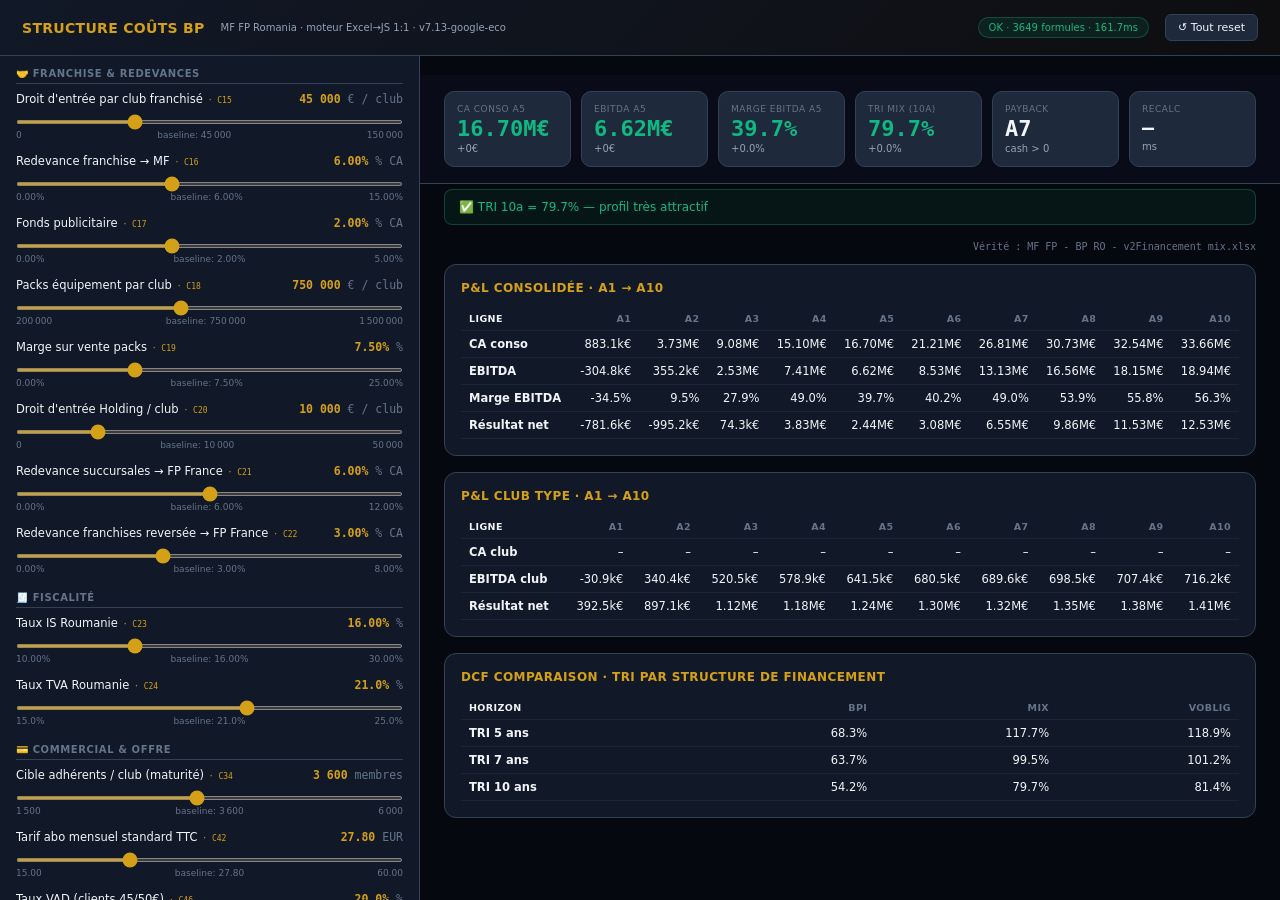
<file: structure-couts.html>
<!DOCTYPE html>
<html lang="fr">
<head>
<meta charset="utf-8">
<meta name="viewport" content="width=device-width, initial-scale=1">
<title>Structure coûts BP — Fitness Park Romania</title>
<style>
  :root {
    --bg: #06080f; --bg2: #0a0e1a; --card: #111827; --card2: #1e293b;
    --border: #334155; --border-hi: #475569;
    --white: #f1f5f9; --gray: #94a3b8; --gray2: #64748b;
    --accent: #d4a017; --accent-glow: rgba(212,160,23,.3);
    --green: #10b981; --red: #ef4444; --yellow: #eab308; --blue: #60a5fa; --purple: #a78bfa;
    --radius: 10px;
    --font: 'Inter', -apple-system, system-ui, sans-serif;
    --mono: 'JetBrains Mono', 'SF Mono', monospace;
  }
  * { box-sizing: border-box }
  html, body { height: 100%; margin: 0 }
  body {
    font-family: var(--font); background: var(--bg); color: var(--white);
    -webkit-font-smoothing: antialiased; overflow: hidden;
  }

  /* Layout : topbar (auto) + sidebar inputs / main content */
  .app { display: grid; grid-template-columns: 420px 1fr; grid-template-rows: auto 1fr; height: 100%; min-height: 0 }
  .app > .sidebar, .app > .main { min-height: 0 }
  @media (max-width: 900px) { .app { grid-template-columns: 1fr; grid-template-rows: auto auto 1fr } }

  /* HEADER / topbar */
  .topbar {
    grid-column: 1/-1;
    padding: 14px 22px; border-bottom: 1px solid var(--border);
    background: linear-gradient(135deg, var(--card) 0%, rgba(212,160,23,.04) 100%);
    display: flex; align-items: center; gap: 16px;
  }
  .topbar h1 { font-size: 14px; font-weight: 800; margin: 0; letter-spacing: .3px }
  .topbar .sub { font-size: 10px; color: var(--gray); }
  .topbar .spacer { flex: 1 }
  .topbar .status { font-size: 10px; color: var(--green); padding: 4px 10px; background: rgba(16,185,129,.1); border-radius: 12px; border: 1px solid rgba(16,185,129,.3); }
  .topbar .status.warn { color: var(--yellow); background: rgba(234,179,8,.1); border-color: rgba(234,179,8,.3) }
  .topbar .status.err { color: var(--red); background: rgba(239,68,68,.1); border-color: rgba(239,68,68,.3) }
  .topbar button { padding: 6px 12px; background: var(--card2); color: var(--white); border: 1px solid var(--border); border-radius: 6px; cursor: pointer; font-size: 11px; font-family: var(--font); }
  .topbar button:hover { border-color: var(--accent); }

  /* Sidebar inputs */
  .sidebar {
    background: var(--card); border-right: 1px solid var(--border);
    overflow-y: auto; padding: 12px 16px 80px;
  }
  .sidebar h2 {
    font-size: 10px; text-transform: uppercase; letter-spacing: .6px; color: var(--gray2);
    margin: 18px 0 8px; padding-bottom: 4px; border-bottom: 1px solid var(--border);
  }
  .sidebar h2:first-child { margin-top: 0 }

  .input-row { margin-bottom: 14px }
  .input-row .lbl {
    font-size: 11.5px; color: var(--white); font-weight: 500;
    display: flex; justify-content: space-between; align-items: center; margin-bottom: 3px;
  }
  .input-row .val {
    font-weight: 700; font-variant-numeric: tabular-nums; color: var(--accent);
    font-family: var(--mono); font-size: 11.5px;
  }
  .input-row .val.modified { color: var(--yellow); }
  .input-row input[type=range] {
    width: 100%; accent-color: var(--accent); margin: 0; height: 4px;
  }
  .input-row .meta {
    font-size: 9px; color: var(--gray2); display: flex; justify-content: space-between; margin-top: 2px;
  }
  .input-row .ref { color: var(--accent); font-family: var(--mono); font-size: 8px }
  .input-row.modified { border-left: 2px solid var(--yellow); padding-left: 8px; margin-left: -10px; }

  /* Main content */
  .main { overflow-y: auto; padding: 20px 24px 60px; }

  /* KPI panel sticky top */
  .kpi-panel {
    position: sticky; top: -1px; z-index: 10; margin: -20px -24px 24px; padding: 16px 24px;
    background: rgba(10,14,26,.92); backdrop-filter: blur(12px);
    border-bottom: 1px solid var(--border);
  }
  .kpi-grid { display: grid; grid-template-columns: repeat(6, 1fr); gap: 10px; }
  @media (max-width: 1200px) { .kpi-grid { grid-template-columns: repeat(3, 1fr); } }
  @media (max-width: 700px)  { .kpi-grid { grid-template-columns: repeat(2, 1fr); } }
  .kpi {
    background: var(--card2); border: 1px solid var(--border); border-radius: 10px; padding: 12px;
  }
  .kpi .k { font-size: 9px; text-transform: uppercase; letter-spacing: .5px; color: var(--gray2); }
  .kpi .v { font-size: 22px; font-weight: 900; line-height: 1.15; margin-top: 2px; font-family: var(--mono); }
  .kpi .delta { font-size: 10px; margin-top: 2px; color: var(--gray); font-variant-numeric: tabular-nums; }
  .kpi .v.ok { color: var(--green); }
  .kpi .v.warn { color: var(--yellow); }
  .kpi .v.err { color: var(--red); }
  .kpi .delta.up { color: var(--green); }
  .kpi .delta.down { color: var(--red); }

  /* Tables / sections */
  .section { background: var(--card); border: 1px solid var(--border); border-radius: 12px; padding: 16px; margin-bottom: 16px; }
  .section h3 { font-size: 12px; text-transform: uppercase; letter-spacing: .4px; color: var(--accent); margin: 0 0 12px }
  table { width: 100%; border-collapse: collapse; font-size: 11.5px; }
  table th, table td { padding: 6px 8px; text-align: right; border-bottom: 1px solid rgba(71,85,115,.2); font-variant-numeric: tabular-nums; }
  table th { color: var(--gray2); text-transform: uppercase; font-size: 9.5px; letter-spacing: .4px; font-weight: 700; text-align: right; }
  table td:first-child, table th:first-child { text-align: left; color: var(--white); font-weight: 600; }
  table tr:hover td { background: rgba(212,160,23,.04); }
  .delta-cell { font-size: 9.5px; color: var(--gray2); display: block; }
  .delta-cell.up { color: var(--green) }
  .delta-cell.down { color: var(--red) }

  /* Alerts */
  .alerts { margin-bottom: 16px }
  .alert { padding: 10px 14px; border-radius: 8px; margin-bottom: 8px; font-size: 12px; display: flex; align-items: center; gap: 10px; }
  .alert.warn { background: rgba(234,179,8,.08); border: 1px solid rgba(234,179,8,.3); color: var(--yellow); }
  .alert.critical { background: rgba(239,68,68,.1); border: 1px solid rgba(239,68,68,.35); color: var(--red); }
  .alert.ok { background: rgba(16,185,129,.08); border: 1px solid rgba(16,185,129,.3); color: var(--green); }

  /* Toast reset */
  .toolbar { margin-bottom: 12px; display: flex; gap: 8px; flex-wrap: wrap; }
  .toolbar button { padding: 6px 14px; background: var(--card2); color: var(--white); border: 1px solid var(--border); border-radius: 6px; cursor: pointer; font-size: 11px; }
  .toolbar button:hover { border-color: var(--accent) }
  .toolbar button.primary { background: var(--accent); color: var(--bg); border-color: var(--accent); font-weight: 700 }
  .toolbar .version { margin-left: auto; color: var(--gray2); font-size: 10px; font-family: var(--mono); align-self: center; }

  /* Loading */
  .loading { padding: 40px; text-align: center; color: var(--gray) }
  .spinner { width: 28px; height: 28px; margin: 0 auto 12px; border: 3px solid var(--border); border-top-color: var(--accent); border-radius: 50%; animation: spin .8s linear infinite; }
  @keyframes spin { to { transform: rotate(360deg) } }
</style>
</head>
<body>

<div class="app" id="app">
  <div class="topbar">
    <h1 style="color:var(--accent)">STRUCTURE COÛTS BP</h1>
    <span class="sub">MF FP Romania · moteur Excel→JS 1:1 · <span id="modelVersion">v6.63</span></span>
    <span class="spacer"></span>
    <span class="status" id="engineStatus">Chargement…</span>
    <button onclick="resetAll()">↺ Tout reset</button>
  </div>

  <aside class="sidebar" id="sidebar">
    <div class="loading"><div class="spinner"></div>Chargement inputs…</div>
  </aside>

  <main class="main">
    <div class="kpi-panel">
      <div class="kpi-grid">
        <div class="kpi"><div class="k">CA conso A5</div><div class="v" id="kpi_ca5">–</div><div class="delta" id="dlt_ca5">base</div></div>
        <div class="kpi"><div class="k">EBITDA A5</div><div class="v" id="kpi_ebitda5">–</div><div class="delta" id="dlt_ebitda5">–</div></div>
        <div class="kpi"><div class="k">Marge EBITDA A5</div><div class="v" id="kpi_margin5">–</div><div class="delta" id="dlt_margin5">–</div></div>
        <div class="kpi"><div class="k">TRI Mix (10a)</div><div class="v" id="kpi_tri">–</div><div class="delta" id="dlt_tri">–</div></div>
        <div class="kpi"><div class="k">Payback</div><div class="v" id="kpi_payback">–</div><div class="delta" id="dlt_payback">–</div></div>
        <div class="kpi"><div class="k">Recalc</div><div class="v" id="kpi_recalc" style="font-size:20px">–</div><div class="delta">ms</div></div>
      </div>
    </div>

    <div class="alerts" id="alerts"></div>

    <div class="toolbar">
      <span class="version">Vérité : MF FP - BP RO - v2Financement mix.xlsx</span>
    </div>

    <!-- P&L CONSO annuelle -->
    <div class="section">
      <h3>P&L consolidée · A1 → A10</h3>
      <div id="tablePLConso">–</div>
    </div>

    <!-- P&L Club type -->
    <div class="section">
      <h3>P&L club type · A1 → A10</h3>
      <div id="tablePLClub">–</div>
    </div>

    <!-- DCF comparaison -->
    <div class="section">
      <h3>DCF comparaison · TRI par structure de financement</h3>
      <div id="tableDCF">–</div>
    </div>

  </main>
</div>

<script src="src/bp/engine.js"></script>
<script src="src/bp/bp_inputs.js"></script>
<script src="config.js"></script>
<script>
// =======================================================================
// BP EDITOR — structure-couts.html
// =======================================================================
// Charge le IR source, instancie un modèle BPEngine, laisse l'utilisateur
// modifier les 41 inputs de HYPOTHESES, et recalcule en live tous les KPIs.
// =======================================================================

let model = null;
let baselineValues = null;  // snapshot valeurs avant toute modif
let currentOverrides = {};   // {C15: 50000, ...}
let recalcTimer = null;

async function boot() {
  try {
    const ir = await fetch('src/bp/bp_ir.json?v=' + Date.now()).then(r => r.json());
    model = new window.BPEngine.Model(ir);
    const t0 = performance.now();
    model.evaluateAll();
    const ms = (performance.now() - t0).toFixed(1);
    document.getElementById('engineStatus').textContent = `OK · ${ir.stats.total_formulas} formules · ${ms}ms`;
    document.getElementById('modelVersion').textContent = (typeof MODEL_VERSION !== 'undefined') ? MODEL_VERSION : '—';
    baselineValues = snapshotKPIs();
    buildSidebar();
    renderAll();
  } catch (e) {
    console.error(e);
    document.getElementById('engineStatus').textContent = 'ERROR : ' + e.message;
    document.getElementById('engineStatus').className = 'status err';
  }
}

function fmtValue(input, value) {
  if (value === null || value === undefined) return '—';
  if (input.type === 'pct') return (value * 100).toFixed(input.step < 0.01 ? 2 : 1) + '%';
  if (input.type === 'eur') {
    if (Math.abs(value) >= 1000) return new Intl.NumberFormat('fr-FR').format(Math.round(value));
    return value.toFixed(input.step < 1 ? 2 : 0);
  }
  if (input.type === 'nb') return new Intl.NumberFormat('fr-FR').format(Math.round(value));
  return String(value);
}

function buildSidebar() {
  const sb = document.getElementById('sidebar');
  sb.innerHTML = '';
  const groups = {};
  for (const inp of window.BPInputs.list) (groups[inp.group] = groups[inp.group] || []).push(inp);
  for (const [gname, items] of Object.entries(groups)) {
    const h = document.createElement('h2'); h.textContent = gname; sb.appendChild(h);
    for (const inp of items) {
      const cur = currentOverrides[inp.coord] ?? inp.baseline;
      const row = document.createElement('div');
      row.className = 'input-row';
      row.dataset.coord = inp.coord;
      row.innerHTML = `
        <div class="lbl">
          <span>${inp.label}<span class="ref"> · ${inp.coord}</span></span>
          <span class="val" data-val>${fmtValue(inp, cur)} <span style="color:var(--gray2);font-weight:400">${inp.unit}</span></span>
        </div>
        <input type="range" min="${inp.min}" max="${inp.max}" step="${inp.step}" value="${cur}" data-coord="${inp.coord}">
        <div class="meta"><span>${fmtValue(inp, inp.min)}</span><span>baseline: ${fmtValue(inp, inp.baseline)}</span><span>${fmtValue(inp, inp.max)}</span></div>
      `;
      const range = row.querySelector('input[type=range]');
      range.addEventListener('input', e => onSliderInput(inp, e.target.value, row));
      sb.appendChild(row);
    }
  }
}

function onSliderInput(input, rawVal, row) {
  const v = (input.type === 'nb') ? parseInt(rawVal, 10) : parseFloat(rawVal);
  if (v === input.baseline) {
    delete currentOverrides[input.coord];
    row.classList.remove('modified');
    row.querySelector('[data-val]').classList.remove('modified');
  } else {
    currentOverrides[input.coord] = v;
    row.classList.add('modified');
    row.querySelector('[data-val]').classList.add('modified');
  }
  row.querySelector('[data-val]').innerHTML = `${fmtValue(input, v)} <span style="color:var(--gray2);font-weight:400">${input.unit}</span>`;
  scheduleRecalc();
}

function scheduleRecalc() {
  clearTimeout(recalcTimer);
  recalcTimer = setTimeout(recalcNow, 120);
}

function recalcNow() {
  // Apply overrides to model.values BEFORE re-evaluate
  for (const [coord, v] of Object.entries(currentOverrides)) {
    const key = 'HYPOTHESES!' + coord;
    model.values[key] = v;
  }
  const t0 = performance.now();
  // Re-evaluate in topo order (keeps formulas intact, just reads new input values)
  for (const k of model.order) {
    const entry = model.formulas[k];
    if (entry.parseError) continue;
    const ctx = { sheet: entry.sheet, get: (sh, coord) => {
      const kk = sh + '!' + coord.replace(/\$/g,'').toUpperCase();
      return (kk in model.values) ? model.values[kk] : 0;
    }};
    try {
      model.values[k] = window.BPEngine.evaluate(entry.ast, ctx);
    } catch (e) {
      model.values[k] = e;
    }
  }
  const ms = performance.now() - t0;
  document.getElementById('kpi_recalc').textContent = ms.toFixed(1);
  renderAll();
}

function getVal(sheet, coord) {
  const v = model.values[sheet + '!' + coord];
  if (v instanceof Error) return null;
  return v;
}

function snapshotKPIs() {
  return {
    ca5: getVal('PL_CONSO', 'H7'),   // placeholder — on ajustera si besoin
    ebitda5: 0, tri: 0, payback: 0,
  };
}

// --- KPI extraction ---
// On lit les cellules strict du fichier v2Financement mix. Références vérifiées
// via audit manuel EXEC_SUMMARY + PL_CONSO :
//   PL_CONSO: row 7 = Total ouvertures, ca/ebitda/net par an en lignes plus bas
//   EXEC_SUMMARY: résumés CA/EBITDA/Net/Marge

function extractKPIs() {
  // EXEC_SUMMARY block "PL CLUB TYPE" — déjà agrégé (lignes 22-30 pour club, 34+ pour MF)
  // EXEC_SUMMARY!D22 = CA club A1, E22 = A2, ..., M22 = A10
  // EXEC_SUMMARY!D26 = EBITDA club A1
  // Pour le conso : on le tire de PL_CONSO directement (C7:M7 = ouvertures)
  // Les lignes PL_CONSO CA/EBITDA/NET sont à découvrir dynamiquement
  const plcElems = findPLConsoRows();
  const plc = {
    ca:  plcElems.ca,
    ebitda: plcElems.ebitda,
    ebitdaMargin: plcElems.ebitdaMargin,
    netResult: plcElems.netResult,
    netCashCumul: plcElems.netCashCumul,
  };
  // DCF TRI Mix = 02_DCF_Mix!I121 (horizon 10 ans — v_excel baseline 0.80)
  // v7.10 — FIX audit : DCF_COMPARAISON colonne D = Scénario B Mixte,
  // colonne E = Scénario C Voblig pur (bp_ir.json D5/E5). L'ancien code
  // lisait E42/E28 → le KPI « TRI Mix » affichait le TRI du scénario Voblig.
  const tri10 = getVal('DCF_COMPARAISON', 'D42');
  const tri5  = getVal('DCF_COMPARAISON', 'D28');
  // Payback MF = EXEC_SUMMARY à trouver — prenons le cumulatif cash positif
  return { plc, tri10, tri5 };
}

function findPLConsoRows() {
  // Heuristique : on cherche dans PL_CONSO les labels connus en col A
  const cells = model.ir.sheets.PL_CONSO.cells;
  const labelMap = {};  // label lowercase → row
  for (const [coord, c] of Object.entries(cells)) {
    if (c.t !== 's' || !coord.startsWith('A')) continue;
    const row = parseInt(coord.slice(1), 10);
    labelMap[(c.v || '').toString().toLowerCase().trim()] = row;
  }
  // v6.63 : patterns par ordre de priorité — on parcourt pattern par pattern
  // et on retient le premier label qui matche. Evite que "ca conso" matche A19
  // "2. CA CONSOLIDE" (header de section) au lieu de A23 "TOTAL CA CONSOLIDE".
  const findRow = patterns => {
    for (const p of patterns) {
      const needle = p.toLowerCase();
      for (const [lbl, row] of Object.entries(labelMap)) {
        if (lbl.includes(needle)) return row;
      }
    }
    return null;
  };
  // Columns A1..A10 = C..M (PL_CONSO layout)
  const cols = ['D','E','F','G','H','I','J','K','L','M']; // A1..A10
  const build = row => {
    if (!row) return { perYear: Array(10).fill(null), a5: null };
    const perYear = cols.map(c => getVal('PL_CONSO', c + row));
    return { row, perYear, a5: perYear[4] };
  };
  return {
    ca: build(findRow(['total ca consolide', 'ca conso'])),
    ebitda: build(findRow(['ebitda consolide', 'ebitda conso'])),
    ebitdaMargin: build(findRow(['marge ebitda / ca conso', 'marge ebitda'])),
    netResult: build(findRow(['resultat net consolide', 'resultat net conso'])),
    netCashCumul: build(findRow(['net cash flow cumule'])),
  };
}

function renderAll() {
  const kpis = extractKPIs();
  const plc = kpis.plc;

  // KPI panel
  setKPI('kpi_ca5', 'dlt_ca5', plc.ca.a5, baselineValues._baseCa5, fmtMoney, { unit: 'EUR' });
  setKPI('kpi_ebitda5', 'dlt_ebitda5', plc.ebitda.a5, baselineValues._baseEbitda5, fmtMoney);
  setKPI('kpi_margin5', 'dlt_margin5', plc.ebitdaMargin.a5, baselineValues._baseMargin5, fmtPct);
  setKPI('kpi_tri', 'dlt_tri', kpis.tri10, baselineValues._baseTri10, fmtPct);
  // Payback = première année où Net Cash Flow cumulé > 0
  const cum = plc.netCashCumul?.perYear || [];
  let pb = null;
  for (let i = 0; i < cum.length; i++) {
    if (cum[i] != null && cum[i] >= 0) { pb = 'A' + (i + 1); break; }
  }
  document.getElementById('kpi_payback').textContent = pb || '> A10';
  document.getElementById('dlt_payback').textContent = 'cash > 0';

  // Premier render : on fixe les baselines
  if (!baselineValues._fixed) {
    baselineValues._baseCa5 = plc.ca.a5;
    baselineValues._baseEbitda5 = plc.ebitda.a5;
    baselineValues._baseMargin5 = plc.ebitdaMargin.a5;
    baselineValues._baseTri10 = kpis.tri10;
    baselineValues._fixed = true;
    // re-render avec deltas corrects
    return renderAll();
  }

  // Alerts
  renderAlerts(kpis);

  // Tables
  renderPLTable('tablePLConso', plc);
  renderClubType();
  renderDCF();
}

function setKPI(vId, dId, val, baseVal, fmt, _) {
  const vEl = document.getElementById(vId);
  const dEl = document.getElementById(dId);
  if (val == null) { vEl.textContent = '–'; dEl.textContent = '–'; return; }
  vEl.textContent = fmt(val);
  if (val > 0) vEl.className = 'v ok';
  else if (val < 0) vEl.className = 'v err';
  else vEl.className = 'v';
  if (baseVal == null) { dEl.textContent = 'base'; dEl.className='delta'; return; }
  const delta = val - baseVal;
  const pct = baseVal !== 0 ? (delta / Math.abs(baseVal)) * 100 : 0;
  dEl.textContent = (delta >= 0 ? '+' : '') + fmt(delta) + (Math.abs(pct) > 0.1 ? ` (${(delta >= 0 ? '+' : '')}${pct.toFixed(1)}%)` : '');
  dEl.className = 'delta ' + (delta > 0 ? 'up' : (delta < 0 ? 'down' : ''));
}

function fmtMoney(v) {
  if (v == null || !isFinite(v)) return '–';
  const abs = Math.abs(v);
  if (abs >= 1e6) return (v / 1e6).toFixed(2) + 'M€';
  if (abs >= 1e3) return (v / 1e3).toFixed(1) + 'k€';
  return Math.round(v).toLocaleString('fr-FR') + '€';
}
function fmtPct(v) {
  if (v == null || !isFinite(v)) return '–';
  return (v * 100).toFixed(1) + '%';
}

function renderAlerts(kpis) {
  const alerts = [];
  const marg = kpis.plc.ebitdaMargin.a5;
  if (marg != null && marg < 0.20) alerts.push({ level: 'warn', msg: `Marge EBITDA A5 = ${fmtPct(marg)} (< 20% seuil sain)` });
  if (kpis.plc.ebitda.a5 != null && kpis.plc.ebitda.a5 < 0) alerts.push({ level: 'critical', msg: 'EBITDA A5 négatif — BP non bancable en l\'état' });
  if (kpis.tri10 != null && kpis.tri10 < 0.12) alerts.push({ level: 'warn', msg: `TRI 10a = ${fmtPct(kpis.tri10)} (< WACC 12%)` });
  if (kpis.tri10 != null && kpis.tri10 > 0.25) alerts.push({ level: 'ok', msg: `TRI 10a = ${fmtPct(kpis.tri10)} — profil très attractif` });
  const box = document.getElementById('alerts');
  box.innerHTML = alerts.map(a => `<div class="alert ${a.level}">${a.level === 'critical' ? '🚨' : a.level === 'ok' ? '✅' : '⚠️'} ${a.msg}</div>`).join('');
}

function renderPLTable(id, plc) {
  const cols = ['A1','A2','A3','A4','A5','A6','A7','A8','A9','A10'];
  let html = '<table><thead><tr><th>Ligne</th>' + cols.map(c => `<th>${c}</th>`).join('') + '</tr></thead><tbody>';
  const rows = [
    ['CA conso', plc.ca.perYear, fmtMoney],
    ['EBITDA', plc.ebitda.perYear, fmtMoney],
    ['Marge EBITDA', plc.ebitdaMargin.perYear, fmtPct],
    ['Résultat net', plc.netResult.perYear, fmtMoney],
  ];
  for (const [label, vals, fmt] of rows) {
    html += `<tr><td>${label}</td>` + vals.map(v => `<td>${fmt(v)}</td>`).join('') + '</tr>';
  }
  html += '</tbody></table>';
  document.getElementById(id).innerHTML = html;
}

function renderClubType() {
  // PL_CLUB_TYPE rows : cible A1..A10 in cols C..L (club type, 10 ans ou 5 ans ?)
  const sheet = model.ir.sheets.PL_CLUB_TYPE.cells;
  const labelMap = {};
  for (const [coord, c] of Object.entries(sheet)) {
    if (c.t !== 's' || !coord.startsWith('A')) continue;
    const row = parseInt(coord.slice(1), 10);
    labelMap[(c.v || '').toString().toLowerCase().trim()] = row;
  }
  const findRow = patterns => {
    for (const [lbl, row] of Object.entries(labelMap)) for (const p of patterns) if (lbl.includes(p.toLowerCase())) return row;
    return null;
  };
  const caRow = findRow(['ca total', 'ca club']);
  const ebRow = findRow(['ebitda']);
  const netRow = findRow(['resultat net', 'net']);
  const cols = ['C','D','E','F','G','H','I','J','K','L'];
  const build = r => r ? cols.map(c => getVal('PL_CLUB_TYPE', c + r)) : Array(10).fill(null);
  const rows = [
    ['CA club', build(caRow), fmtMoney],
    ['EBITDA club', build(ebRow), fmtMoney],
    ['Résultat net', build(netRow), fmtMoney],
  ];
  let html = '<table><thead><tr><th>Ligne</th>' + ['A1','A2','A3','A4','A5','A6','A7','A8','A9','A10'].map(c => `<th>${c}</th>`).join('') + '</tr></thead><tbody>';
  for (const [l, v, f] of rows) html += `<tr><td>${l}</td>` + v.map(x => `<td>${f(x)}</td>`).join('') + '</tr>';
  html += '</tbody></table>';
  document.getElementById('tablePLClub').innerHTML = html;
}

function renderDCF() {
  // DCF_COMPARAISON : C/D/E = BPI/Mix/Voblig ; lignes : TRI 5a (28), TRI 7a (35), TRI 10a (42)
  // VAN : à trouver
  const struct = ['BPI', 'Mix', 'Voblig'];
  const cols = ['C','D','E'];
  const triRows = { '5 ans': 28, '7 ans': 35, '10 ans': 42 };
  let html = '<table><thead><tr><th>Horizon</th>' + struct.map(s => `<th>${s}</th>`).join('') + '</tr></thead><tbody>';
  for (const [label, row] of Object.entries(triRows)) {
    html += `<tr><td>TRI ${label}</td>` + cols.map(c => `<td>${fmtPct(getVal('DCF_COMPARAISON', c + row))}</td>`).join('') + '</tr>';
  }
  html += '</tbody></table>';
  document.getElementById('tableDCF').innerHTML = html;
}

function resetAll() {
  currentOverrides = {};
  document.querySelectorAll('.input-row').forEach(row => {
    const coord = row.dataset.coord;
    const inp = window.BPInputs.byCoord[coord];
    const range = row.querySelector('input[type=range]');
    range.value = inp.baseline;
    row.classList.remove('modified');
    row.querySelector('[data-val]').classList.remove('modified');
    row.querySelector('[data-val]').innerHTML = `${fmtValue(inp, inp.baseline)} <span style="color:var(--gray2);font-weight:400">${inp.unit}</span>`;
  });
  recalcNow();
}

window.addEventListener('load', boot);
</script>
</body>
</html>
</file>
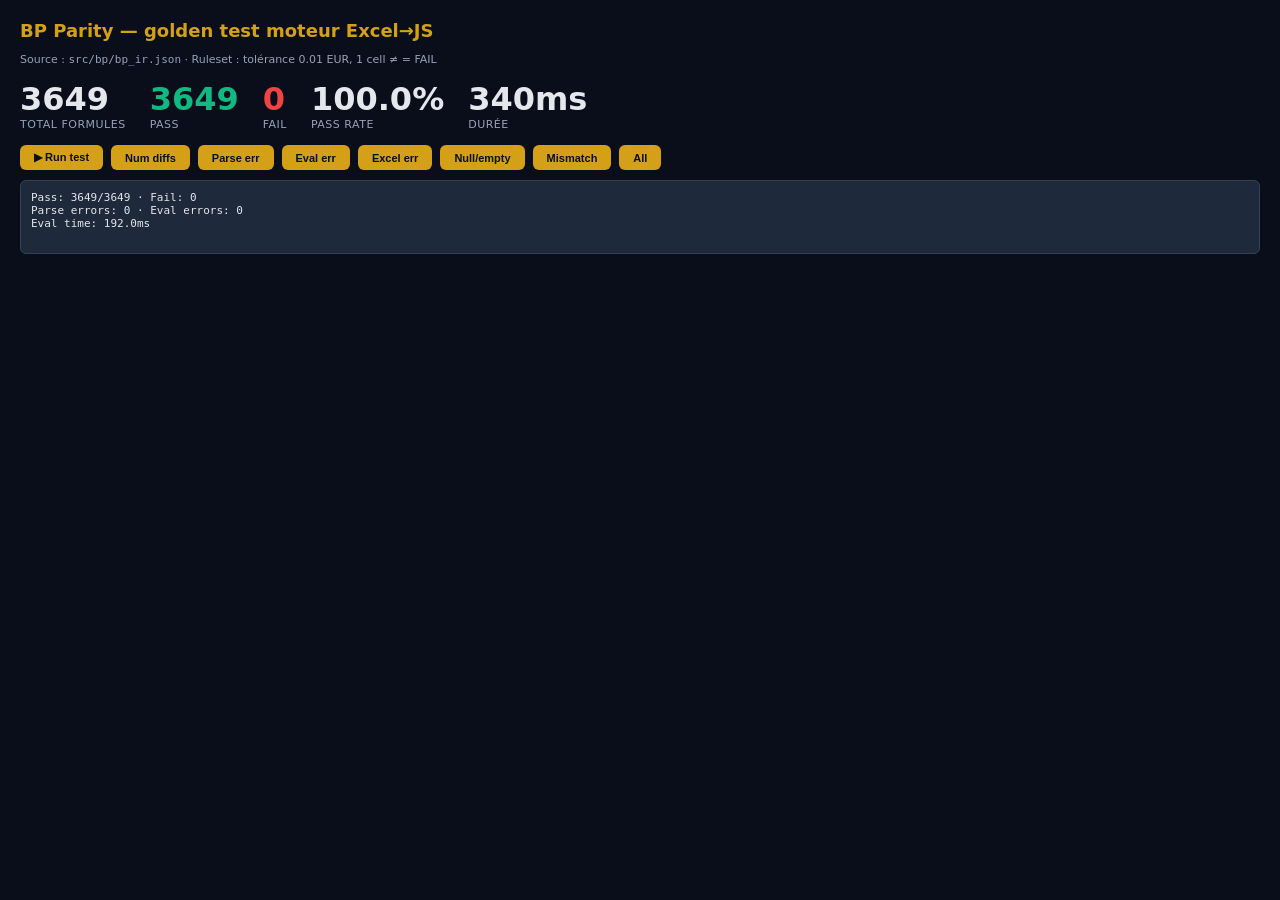
<file: tests/bp/bp_parity.html>
<!DOCTYPE html>
<html lang="fr">
<head>
<meta charset="utf-8">
<title>BP Parity Test — FP Romania</title>
<style>
  body { font-family: -apple-system, system-ui, sans-serif; background:#0a0e1a; color:#e4e7ec; padding:20px; margin:0; }
  h1 { color:#d4a017; font-size:18px; margin:0 0 12px }
  .hero { display:flex; gap:24px; margin:14px 0; align-items:baseline }
  .hero .stat { font-size:32px; font-weight:800 }
  .hero .stat.ok { color:#10b981 }
  .hero .stat.fail { color:#ef4444 }
  .hero .label { font-size:11px; color:#94a3b8; text-transform:uppercase; letter-spacing:.5px }
  button { padding:10px 20px; background:#d4a017; color:#0a0e1a; border:0; border-radius:6px; font-weight:700; cursor:pointer }
  button:hover { background:#e6b422 }
  #log { background:#1e293b; padding:10px; border-radius:6px; font-family: 'JetBrains Mono', monospace; font-size:11px; max-height:60vh; overflow:auto; white-space:pre-wrap; border:1px solid #334155 }
  .diff { padding:4px 8px; border-bottom:1px solid #334155 }
  .diff .k { color:#d4a017; font-weight:700 }
  .diff .d { color:#ef4444 }
  .reason-num { color:#fbbf24 }
  .reason-parse { color:#ef4444 }
  .reason-eval { color:#f97316 }
  .group-head { color:#60a5fa; font-weight:700; padding:8px 0 2px }
  .tabs { display:flex; gap:8px; margin:10px 0 }
  .tabs button { padding:6px 14px; font-size:11px }
</style>
</head>
<body>
<h1>BP Parity — golden test moteur Excel→JS</h1>
<div style="font-size:11px;color:#94a3b8">Source : <code>src/bp/bp_ir.json</code> · Ruleset : tolérance 0.01 EUR, 1 cell ≠ = FAIL</div>

<div class="hero" id="hero">
  <div><div class="stat" id="total">–</div><div class="label">Total formules</div></div>
  <div><div class="stat ok" id="passN">–</div><div class="label">Pass</div></div>
  <div><div class="stat fail" id="failN">–</div><div class="label">Fail</div></div>
  <div><div class="stat" id="pct">–</div><div class="label">Pass rate</div></div>
  <div><div class="stat" id="duration">–</div><div class="label">Durée</div></div>
</div>

<div class="tabs">
  <button onclick="runTest()">▶ Run test</button>
  <button onclick="filterDiffs('num')">Num diffs</button>
  <button onclick="filterDiffs('parse')">Parse err</button>
  <button onclick="filterDiffs('eval')">Eval err</button>
  <button onclick="filterDiffs('err')">Excel err</button>
  <button onclick="filterDiffs('null')">Null/empty</button>
  <button onclick="filterDiffs('mismatch')">Mismatch</button>
  <button onclick="filterDiffs('')">All</button>
</div>

<div id="log"></div>

<script src="../../src/bp/engine.js"></script>
<script>
let currentReport = null;

async function runTest() {
  const log = document.getElementById('log');
  log.textContent = 'Loading bp_ir.json...';
  const t0 = performance.now();
  const ir = await fetch('../../src/bp/bp_ir.json').then(r => r.json());
  log.textContent += '\nIR loaded: ' + ir.stats.total_formulas + ' formulas · ' + ir.stats.total_cells + ' cells';

  const t1 = performance.now();
  const model = new BPEngine.Model(ir);
  log.textContent += '\nIndexing done in ' + (performance.now() - t1).toFixed(1) + 'ms';

  const t2 = performance.now();
  try {
    model.evaluateAll();
  } catch (e) {
    log.textContent += '\nEVAL ABORT: ' + e.message;
    return;
  }
  const evalMs = performance.now() - t2;
  log.textContent += '\nEvaluate all in ' + evalMs.toFixed(1) + 'ms';

  const report = model.diffAgainstExcel(0.01);
  currentReport = report;
  const t3 = performance.now();

  document.getElementById('total').textContent = report.total;
  document.getElementById('passN').textContent = report.pass;
  document.getElementById('failN').textContent = report.fail;
  document.getElementById('pct').textContent = (100 * report.pass / report.total).toFixed(1) + '%';
  document.getElementById('duration').textContent = (t3 - t0).toFixed(0) + 'ms';

  // Group fails by reason
  const byReason = {};
  for (const d of report.diffs) {
    const r = d.reason || 'other';
    (byReason[r] = byReason[r] || []).push(d);
  }
  log.textContent = `Pass: ${report.pass}/${report.total} · Fail: ${report.fail}\n`;
  log.textContent += `Parse errors: ${report.parseErrors} · Eval errors: ${report.evalErrors}\n`;
  log.textContent += `Eval time: ${evalMs.toFixed(1)}ms\n\n`;

  for (const [reason, diffs] of Object.entries(byReason)) {
    log.textContent += `=== ${reason} (${diffs.length}) ===\n`;
    for (const d of diffs.slice(0, 30)) {
      log.textContent += `${d.key}  got=${JSON.stringify(d.got)}  exp=${JSON.stringify(d.exp)}`;
      if (d.delta !== undefined) log.textContent += `  Δ=${d.delta.toExponential(3)}`;
      if (d.err) log.textContent += `  err=${d.err}`;
      log.textContent += `\n    ${d.formula}\n`;
    }
    if (diffs.length > 30) log.textContent += `... (+${diffs.length - 30} more)\n`;
    log.textContent += '\n';
  }
}

function filterDiffs(reason) {
  if (!currentReport) return;
  const log = document.getElementById('log');
  log.textContent = '';
  for (const d of currentReport.diffs) {
    if (reason && d.reason !== reason) continue;
    log.textContent += `${d.key}  got=${JSON.stringify(d.got)}  exp=${JSON.stringify(d.exp)}`;
    if (d.delta !== undefined) log.textContent += `  Δ=${d.delta.toExponential(3)}`;
    if (d.err) log.textContent += `  err=${d.err}`;
    log.textContent += `\n    ${d.formula}\n`;
  }
}

// Auto-run on load
window.addEventListener('load', () => setTimeout(runTest, 100));
</script>
</body>
</html>
</file>
